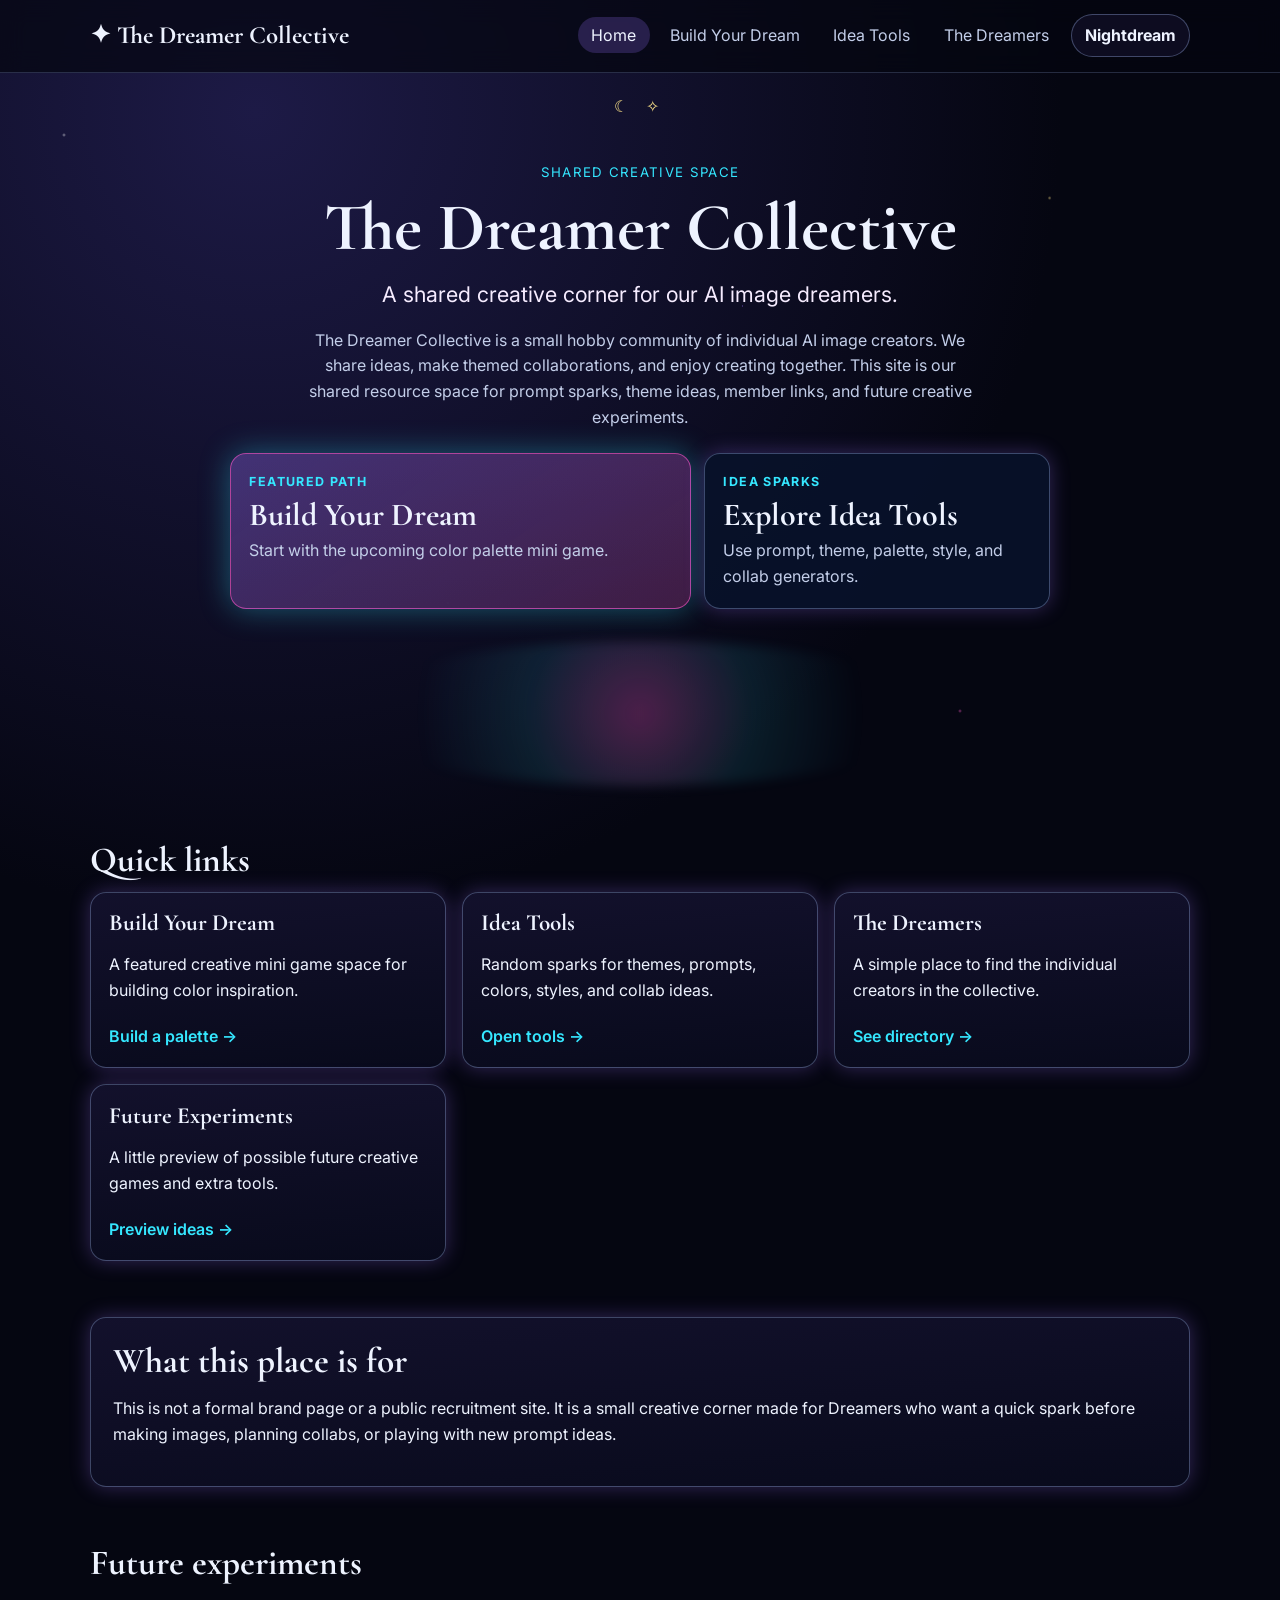
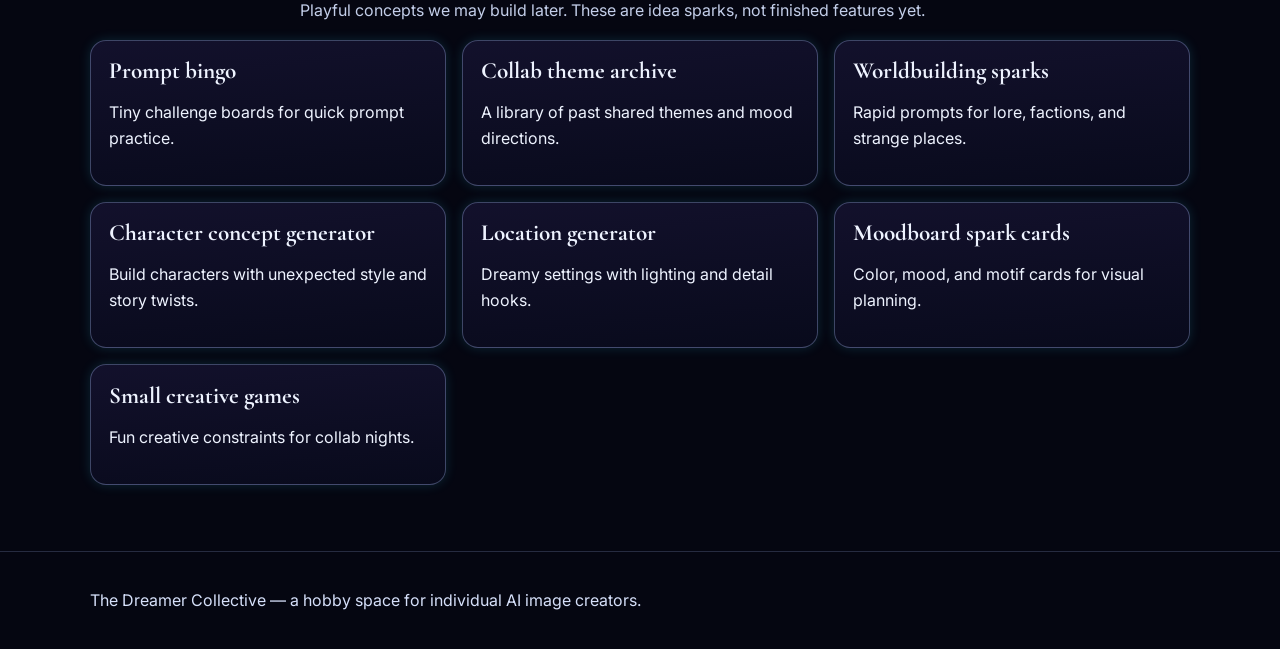
<file: index.html>
<!DOCTYPE html>
<html lang="en">
<head>
  <meta charset="UTF-8">
  <meta name="viewport" content="width=device-width, initial-scale=1.0">
  <title>The Dreamer Collective | Home</title>
  <meta name="description" content="A shared creative corner for our AI image dreamers.">
  <link rel="preconnect" href="https://fonts.googleapis.com">
  <link rel="preconnect" href="https://fonts.gstatic.com" crossorigin>
  <link href="https://fonts.googleapis.com/css2?family=Cormorant+Garamond:wght@500;600;700&family=Inter:wght@400;500;600;700&display=swap" rel="stylesheet">
  <link rel="stylesheet" href="styles.css">
</head>
<body>
  <a class="skip-link" href="#main-content">Skip to content</a>
  <div class="starfield" aria-hidden="true"></div>

  <header class="site-header">
    <nav class="nav container" aria-label="Main navigation">
      <a class="brand" href="index.html">✦ The Dreamer Collective</a>
      <div class="nav-actions">
        <ul id="nav-links" class="nav-links">
          <li><a class="active" href="index.html">Home</a></li>
          <li><a href="/build-your-dream/">Build Your Dream</a></li>
          <li><a href="tools.html">Idea Tools</a></li>
          <li><a href="dreamers.html">The Dreamers</a></li>
        </ul>
        <button class="theme-toggle" type="button" aria-label="Switch to Daydream theme" aria-pressed="false">Nightdream</button>
        <button class="menu-toggle" type="button" aria-expanded="false" aria-controls="nav-links">Menu</button>
      </div>
    </nav>
  </header>

  <main id="main-content">
    <section class="hero container" aria-labelledby="hero-title">
      <p class="eyebrow">Shared creative space</p>
      <h1 id="hero-title">The Dreamer Collective</h1>
      <p class="tagline">A shared creative corner for our AI image dreamers.</p>
      <p class="hero-text">The Dreamer Collective is a small hobby community of individual AI image creators. We share ideas, make themed collaborations, and enjoy creating together. This site is our shared resource space for prompt sparks, theme ideas, member links, and future creative experiments.</p>
      <div class="hero-actions hero-choice-grid" aria-label="Creative paths">
        <a class="choice-card choice-card-featured" href="/build-your-dream">
          <span class="choice-kicker">Featured path</span>
          <strong>Build Your Dream</strong>
          <span>Start with the upcoming color palette mini game.</span>
        </a>
        <a class="choice-card choice-card-secondary" href="tools.html">
          <span class="choice-kicker">Idea sparks</span>
          <strong>Explore Idea Tools</strong>
          <span>Use prompt, theme, palette, style, and collab generators.</span>
        </a>
      </div>
      <div class="hero-glow" aria-hidden="true"></div>
    </section>

    <section class="container section" aria-labelledby="quick-links-title">
      <h2 id="quick-links-title">Quick links</h2>
      <div class="grid cards-3">
        <article class="card">
          <h3>Build Your Dream</h3>
          <p>A featured creative mini game space for building color inspiration.</p>
          <a class="inline-link" href="/build-your-dream">Build a palette <span aria-hidden="true">→</span></a>
        </article>
        <article class="card">
          <h3>Idea Tools</h3>
          <p>Random sparks for themes, prompts, colors, styles, and collab ideas.</p>
          <a class="inline-link" href="tools.html">Open tools <span aria-hidden="true">→</span></a>
        </article>
        <article class="card">
          <h3>The Dreamers</h3>
          <p>A simple place to find the individual creators in the collective.</p>
          <a class="inline-link" href="dreamers.html">See directory <span aria-hidden="true">→</span></a>
        </article>
        <article class="card">
          <h3>Future Experiments</h3>
          <p>A little preview of possible future creative games and extra tools.</p>
          <a class="inline-link" href="#future-experiments">Preview ideas <span aria-hidden="true">→</span></a>
        </article>
      </div>
    </section>

    <section class="container section" aria-labelledby="purpose-title">
      <article class="card card-wide">
        <h2 id="purpose-title">What this place is for</h2>
        <p>This is not a formal brand page or a public recruitment site. It is a small creative corner made for Dreamers who want a quick spark before making images, planning collabs, or playing with new prompt ideas.</p>
      </article>
    </section>

    <section id="future-experiments" class="container section" aria-labelledby="future-title">
      <h2 id="future-title">Future experiments</h2>
      <p class="section-intro">Playful concepts we may build later. These are idea sparks, not finished features yet.</p>
      <div class="grid cards-3">
        <article class="card subtle"><h3>Prompt bingo</h3><p>Tiny challenge boards for quick prompt practice.</p></article>
        <article class="card subtle"><h3>Collab theme archive</h3><p>A library of past shared themes and mood directions.</p></article>
        <article class="card subtle"><h3>Worldbuilding sparks</h3><p>Rapid prompts for lore, factions, and strange places.</p></article>
        <article class="card subtle"><h3>Character concept generator</h3><p>Build characters with unexpected style and story twists.</p></article>
        <article class="card subtle"><h3>Location generator</h3><p>Dreamy settings with lighting and detail hooks.</p></article>
        <article class="card subtle"><h3>Moodboard spark cards</h3><p>Color, mood, and motif cards for visual planning.</p></article>
        <article class="card subtle"><h3>Small creative games</h3><p>Fun creative constraints for collab nights.</p></article>
      </div>
    </section>
  </main>

  <footer class="site-footer">
    <div class="container">
      <p>The Dreamer Collective — a hobby space for individual AI image creators.</p>
    </div>
  </footer>

  <script src="script.js"></script>
</body>
</html>
</file>
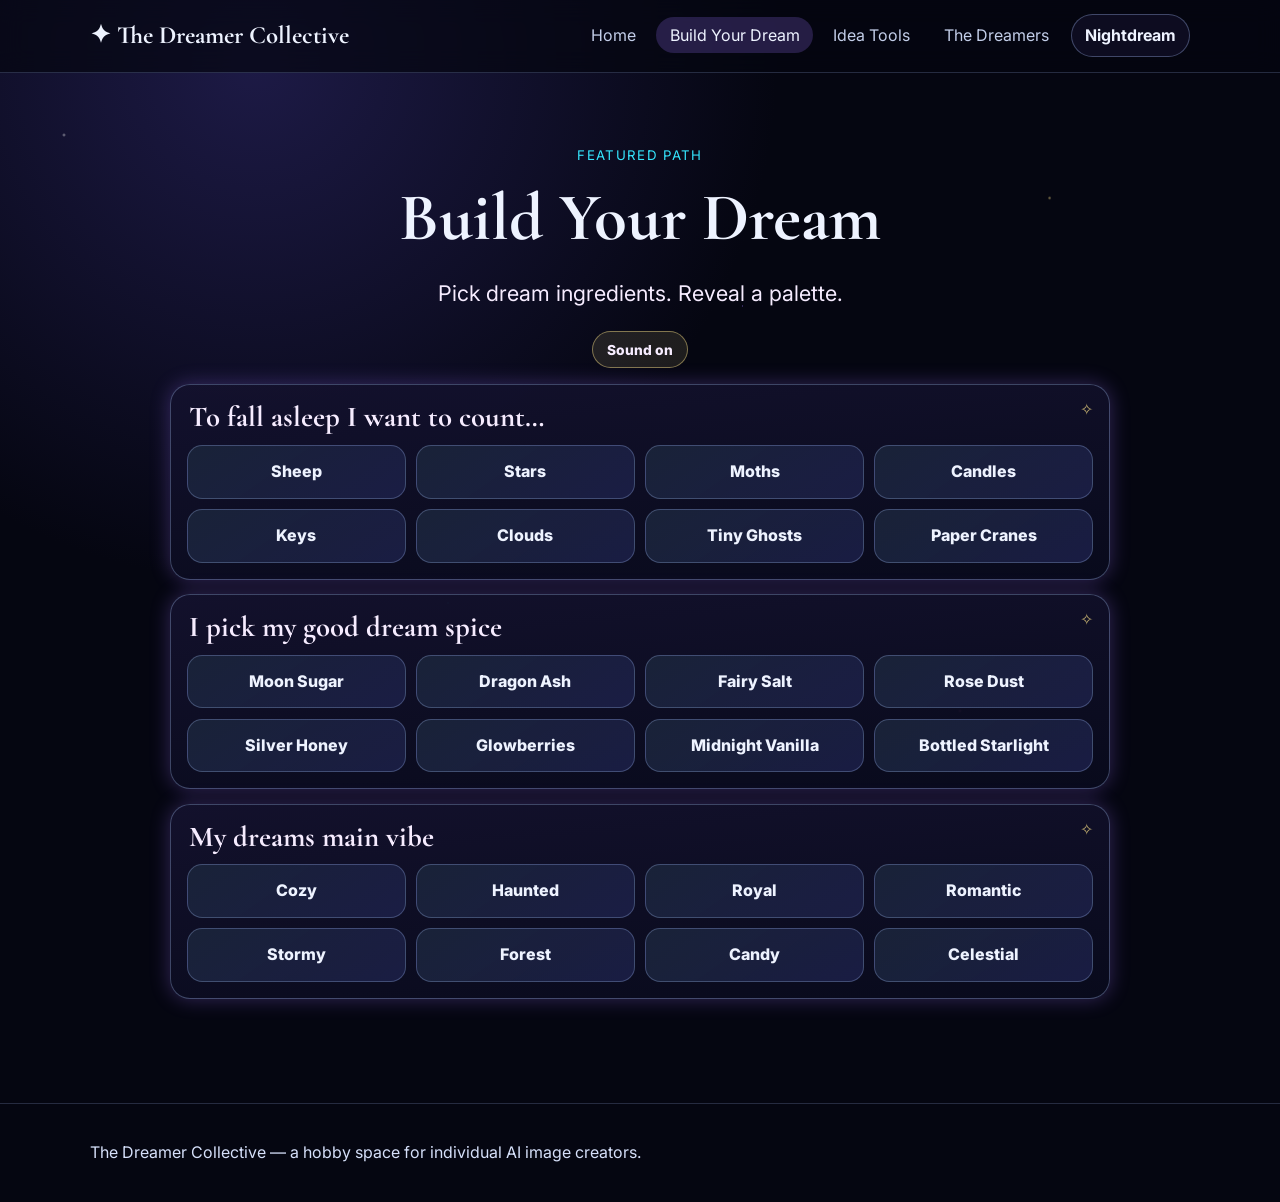
<file: build-your-dream/index.html>
<!DOCTYPE html>
<html lang="en">
<head>
  <meta charset="UTF-8">
  <meta name="viewport" content="width=device-width, initial-scale=1.0">
  <title>The Dreamer Collective | Build Your Dream</title>
  <meta name="description" content="Build a dream from magical ingredients and reveal a 3-color named palette.">
  <link rel="preconnect" href="https://fonts.googleapis.com">
  <link rel="preconnect" href="https://fonts.gstatic.com" crossorigin>
  <link href="https://fonts.googleapis.com/css2?family=Cormorant+Garamond:wght@500;600;700&family=Inter:wght@400;500;600;700&display=swap" rel="stylesheet">
  <link rel="stylesheet" href="../styles.css">
</head>
<body>
  <a class="skip-link" href="#main-content">Skip to content</a>
  <div class="starfield" aria-hidden="true"></div>

  <header class="site-header">
    <nav class="nav container" aria-label="Main navigation">
      <a class="brand" href="../index.html">✦ The Dreamer Collective</a>
      <div class="nav-actions">
        <ul id="nav-links" class="nav-links">
          <li><a href="../index.html">Home</a></li>
          <li><a class="active" href="../build-your-dream/">Build Your Dream</a></li>
          <li><a href="../tools.html">Idea Tools</a></li>
          <li><a href="../dreamers.html">The Dreamers</a></li>
        </ul>
        <button class="theme-toggle" type="button" aria-label="Switch to Daydream theme" aria-pressed="false">Nightdream</button>
        <button class="menu-toggle" type="button" aria-expanded="false" aria-controls="nav-links">Menu</button>
      </div>
    </nav>
  </header>

  <main id="main-content" class="container build-dream-page" aria-labelledby="build-title">
    <section class="build-dream-hero" aria-label="Build Your Dream introduction">
      <p class="eyebrow">Featured path</p>
      <h1 id="build-title">Build Your Dream</h1>
      <p class="tagline">Pick dream ingredients. Reveal a palette.</p>
      <button id="sound-toggle" class="sound-toggle" type="button" aria-pressed="true">Sound on</button>
    </section>

    <section class="dream-builder" aria-label="Dream ingredient picker">
      <form id="dream-builder-form" class="ingredient-stack">
        <fieldset class="ingredient-section" data-section="count">
          <legend>To fall asleep I want to count…</legend>
          <div class="ingredient-grid">
            <button class="ingredient-card" type="button" data-section="count" data-ingredient="Sheep">Sheep</button>
            <button class="ingredient-card" type="button" data-section="count" data-ingredient="Stars">Stars</button>
            <button class="ingredient-card" type="button" data-section="count" data-ingredient="Moths">Moths</button>
            <button class="ingredient-card" type="button" data-section="count" data-ingredient="Candles">Candles</button>
            <button class="ingredient-card" type="button" data-section="count" data-ingredient="Keys">Keys</button>
            <button class="ingredient-card" type="button" data-section="count" data-ingredient="Clouds">Clouds</button>
            <button class="ingredient-card" type="button" data-section="count" data-ingredient="Tiny Ghosts">Tiny Ghosts</button>
            <button class="ingredient-card" type="button" data-section="count" data-ingredient="Paper Cranes">Paper Cranes</button>
          </div>
        </fieldset>

        <fieldset class="ingredient-section" data-section="spice">
          <legend>I pick my good dream spice</legend>
          <div class="ingredient-grid">
            <button class="ingredient-card" type="button" data-section="spice" data-ingredient="Moon Sugar">Moon Sugar</button>
            <button class="ingredient-card" type="button" data-section="spice" data-ingredient="Dragon Ash">Dragon Ash</button>
            <button class="ingredient-card" type="button" data-section="spice" data-ingredient="Fairy Salt">Fairy Salt</button>
            <button class="ingredient-card" type="button" data-section="spice" data-ingredient="Rose Dust">Rose Dust</button>
            <button class="ingredient-card" type="button" data-section="spice" data-ingredient="Silver Honey">Silver Honey</button>
            <button class="ingredient-card" type="button" data-section="spice" data-ingredient="Glowberries">Glowberries</button>
            <button class="ingredient-card" type="button" data-section="spice" data-ingredient="Midnight Vanilla">Midnight Vanilla</button>
            <button class="ingredient-card" type="button" data-section="spice" data-ingredient="Bottled Starlight">Bottled Starlight</button>
          </div>
        </fieldset>

        <fieldset class="ingredient-section" data-section="vibe">
          <legend>My dreams main vibe</legend>
          <div class="ingredient-grid">
            <button class="ingredient-card" type="button" data-section="vibe" data-ingredient="Cozy">Cozy</button>
            <button class="ingredient-card" type="button" data-section="vibe" data-ingredient="Haunted">Haunted</button>
            <button class="ingredient-card" type="button" data-section="vibe" data-ingredient="Royal">Royal</button>
            <button class="ingredient-card" type="button" data-section="vibe" data-ingredient="Romantic">Romantic</button>
            <button class="ingredient-card" type="button" data-section="vibe" data-ingredient="Stormy">Stormy</button>
            <button class="ingredient-card" type="button" data-section="vibe" data-ingredient="Forest">Forest</button>
            <button class="ingredient-card" type="button" data-section="vibe" data-ingredient="Candy">Candy</button>
            <button class="ingredient-card" type="button" data-section="vibe" data-ingredient="Celestial">Celestial</button>
          </div>
        </fieldset>
      </form>

      <section id="dream-palette" class="dream-palette" aria-labelledby="palette-title" hidden>
        <div class="palette-topline">
          <div>
            <p class="eyebrow">Generated palette</p>
            <h2 id="palette-title">Your dream colors</h2>
          </div>
          <div class="palette-actions">
            <button id="reroll-palette" class="button button-primary" type="button">Reroll palette</button>
            <button id="clear-dream" class="button button-secondary" type="button">Clear dream</button>
          </div>
        </div>

        <div id="selected-ingredients" class="selected-ingredients" aria-live="polite"></div>

        <div class="palette-card-grid" aria-label="Generated named color palette">
          <article class="palette-card" style="--palette-color: #191970; --palette-text: #F8F0FF;">
            <button class="card-reroll" type="button" aria-label="Reroll base color">↻</button>
            <span class="palette-chip" aria-hidden="true"></span>
            <button class="palette-copy palette-copy-name" type="button" data-copy-kind="name">Midnight Blue</button>
            <button class="palette-copy palette-copy-hex" type="button" data-copy-kind="hex">#191970</button>
          </article>
          <article class="palette-card" style="--palette-color: #FFE4E1; --palette-text: #2A0D24;">
            <button class="card-reroll" type="button" aria-label="Reroll soft/support color">↻</button>
            <span class="palette-chip" aria-hidden="true"></span>
            <button class="palette-copy palette-copy-name" type="button" data-copy-kind="name">Misty Rose</button>
            <button class="palette-copy palette-copy-hex" type="button" data-copy-kind="hex">#FFE4E1</button>
          </article>
          <article class="palette-card" style="--palette-color: #9370DB; --palette-text: #140A2A;">
            <button class="card-reroll" type="button" aria-label="Reroll accent color">↻</button>
            <span class="palette-chip" aria-hidden="true"></span>
            <button class="palette-copy palette-copy-name" type="button" data-copy-kind="name">Medium Purple</button>
            <button class="palette-copy palette-copy-hex" type="button" data-copy-kind="hex">#9370DB</button>
          </article>
        </div>
        <p id="copy-status" class="copy-status" role="status" aria-live="polite"></p>
      </section>
    </section>
  </main>

  <footer class="site-footer">
    <div class="container">
      <p>The Dreamer Collective — a hobby space for individual AI image creators.</p>
    </div>
  </footer>

  <script src="named-colors.js"></script>
  <script src="../script.js"></script>
</body>
</html>
</file>
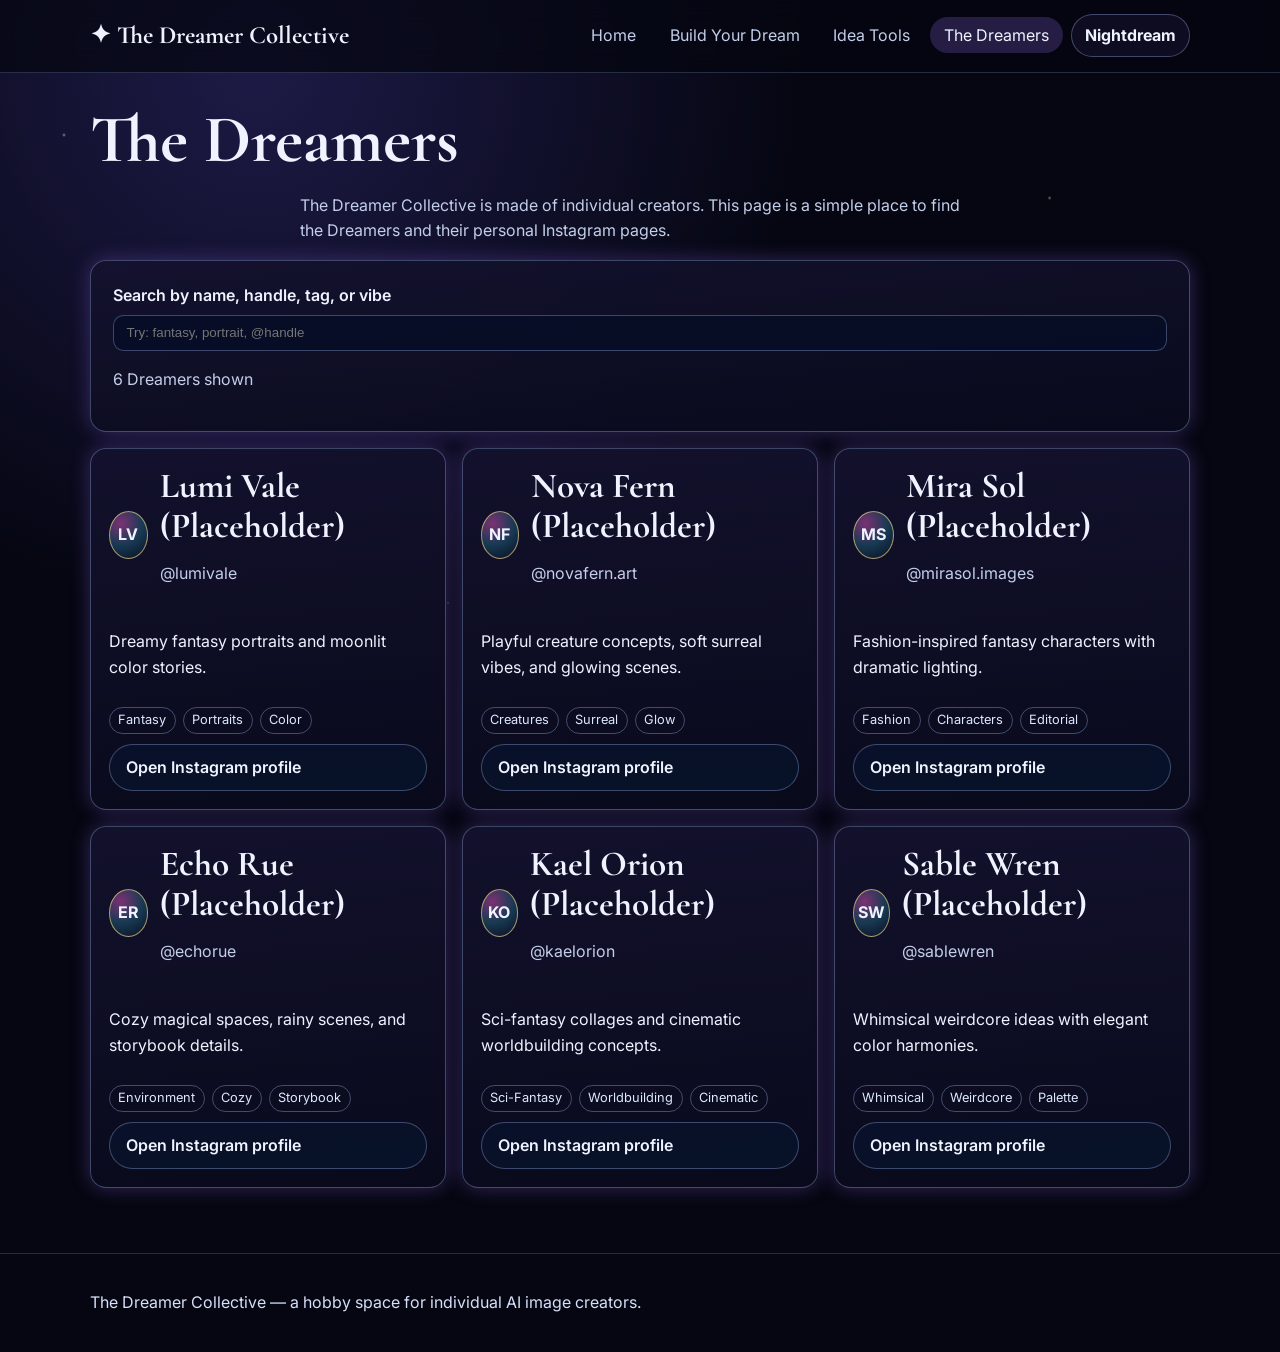
<file: dreamers.html>
<!DOCTYPE html>
<html lang="en">
<head>
  <meta charset="UTF-8">
  <meta name="viewport" content="width=device-width, initial-scale=1.0">
  <title>The Dreamer Collective | The Dreamers</title>
  <meta name="description" content="A simple creator directory for the Dreamer Collective.">
  <link rel="preconnect" href="https://fonts.googleapis.com">
  <link rel="preconnect" href="https://fonts.gstatic.com" crossorigin>
  <link href="https://fonts.googleapis.com/css2?family=Cormorant+Garamond:wght@500;600;700&family=Inter:wght@400;500;600;700&display=swap" rel="stylesheet">
  <link rel="stylesheet" href="styles.css">
</head>
<body>
  <a class="skip-link" href="#main-content">Skip to content</a>
  <div class="starfield" aria-hidden="true"></div>

  <header class="site-header">
    <nav class="nav container" aria-label="Main navigation">
      <a class="brand" href="index.html">✦ The Dreamer Collective</a>
      <div class="nav-actions">
        <ul id="nav-links" class="nav-links">
          <li><a href="index.html">Home</a></li>
          <li><a href="/build-your-dream/">Build Your Dream</a></li>
          <li><a href="tools.html">Idea Tools</a></li>
          <li><a class="active" href="dreamers.html">The Dreamers</a></li>
        </ul>
        <button class="theme-toggle" type="button" aria-label="Switch to Daydream theme" aria-pressed="false">Nightdream</button>
        <button class="menu-toggle" type="button" aria-expanded="false" aria-controls="nav-links">Menu</button>
      </div>
    </nav>
  </header>

  <main id="main-content" class="container section" aria-labelledby="dreamers-title">
    <h1 id="dreamers-title">The Dreamers</h1>
    <p class="section-intro">The Dreamer Collective is made of individual creators. This page is a simple place to find the Dreamers and their personal Instagram pages.</p>

    <section class="card card-wide filter-bar" aria-label="Search dreamers">
      <label for="dreamer-search">Search by name, handle, tag, or vibe</label>
      <input id="dreamer-search" type="search" placeholder="Try: fantasy, portrait, @handle" autocomplete="off">
      <p id="dreamer-count" class="muted">Loading Dreamers...</p>
    </section>

    <section>
      <div id="dreamers-grid" class="grid cards-3" aria-live="polite"></div>
    </section>
  </main>

  <footer class="site-footer">
    <div class="container">
      <p>The Dreamer Collective — a hobby space for individual AI image creators.</p>
    </div>
  </footer>

  <script src="script.js"></script>
</body>
</html>
</file>
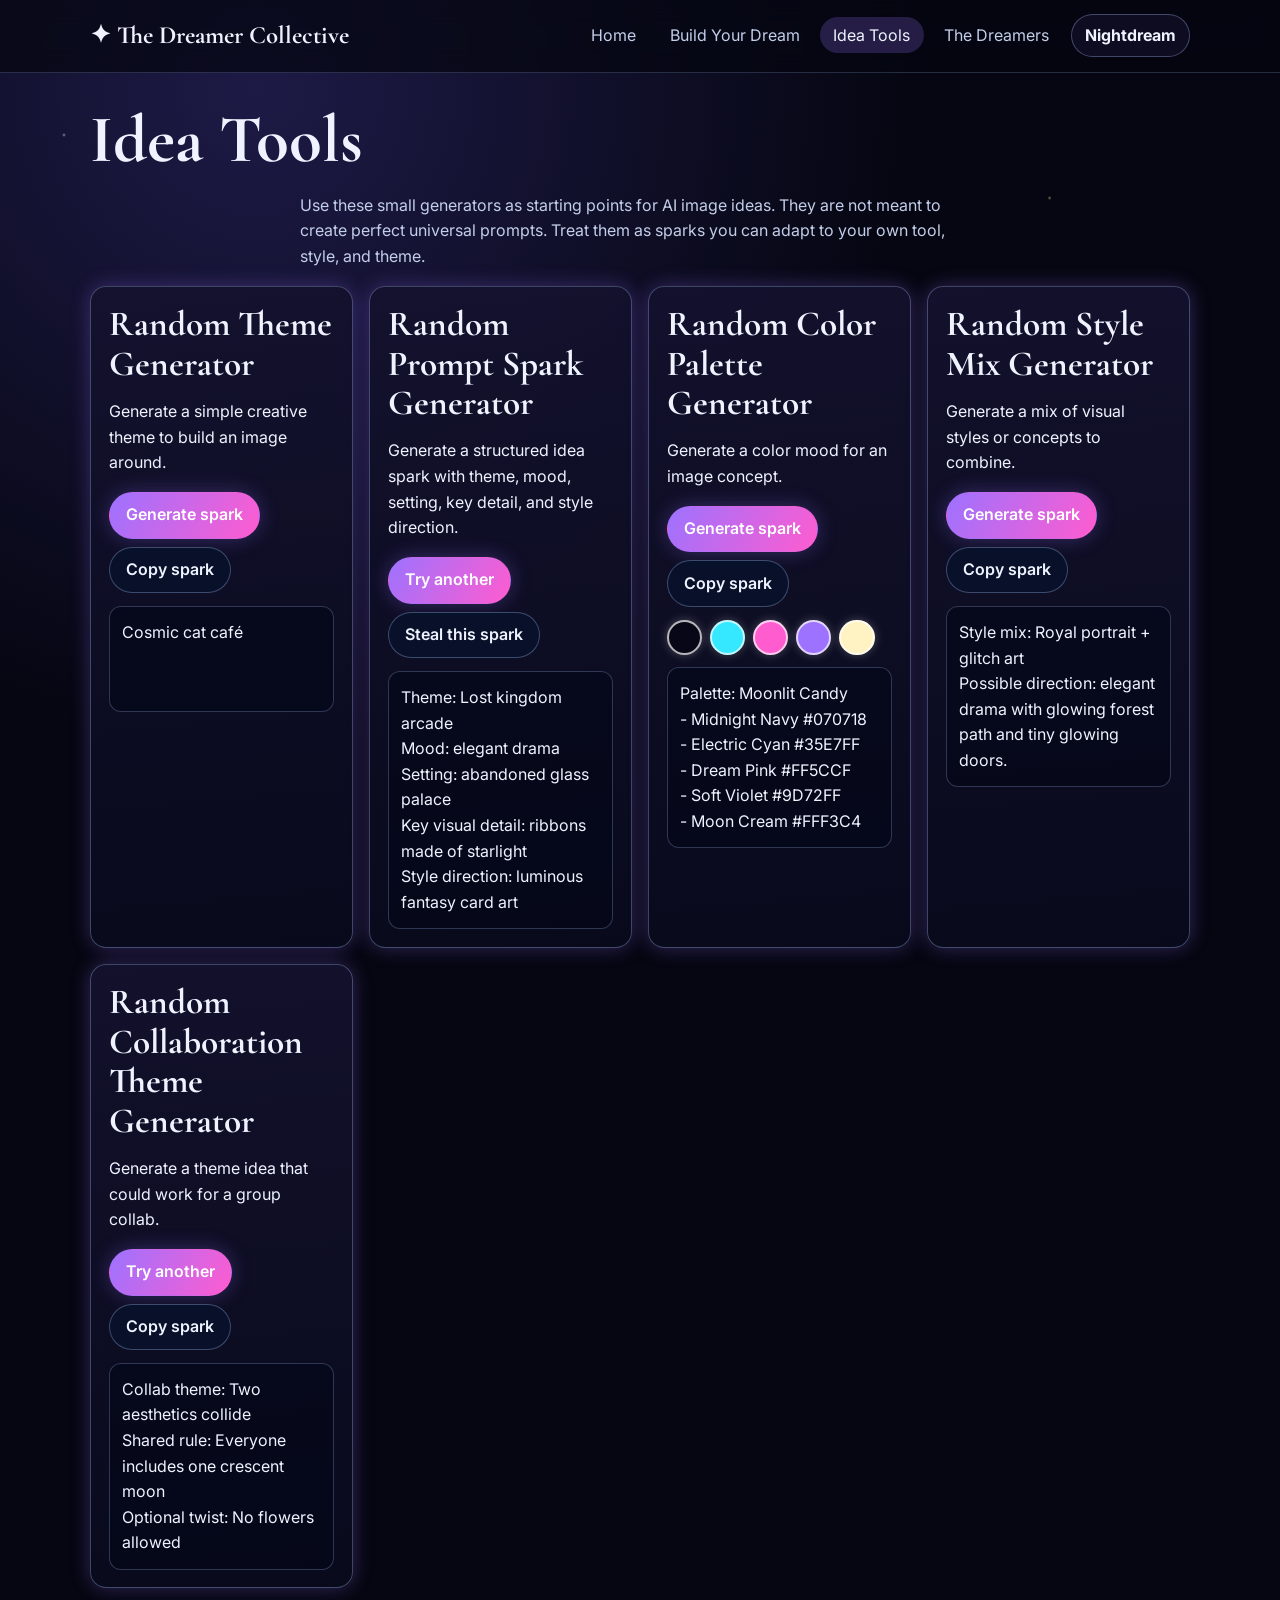
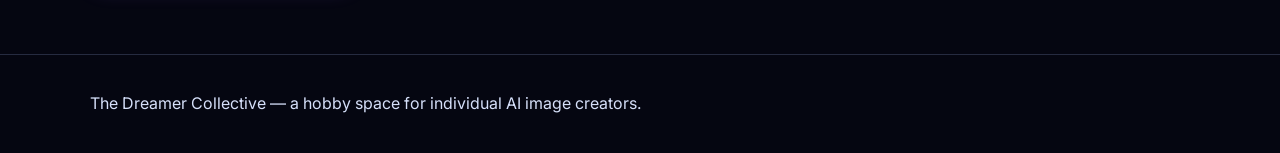
<file: tools.html>
<!DOCTYPE html>
<html lang="en">
<head>
  <meta charset="UTF-8">
  <meta name="viewport" content="width=device-width, initial-scale=1.0">
  <title>The Dreamer Collective | Idea Tools</title>
  <meta name="description" content="Creative prompt sparks and random generators for Dreamers.">
  <link rel="preconnect" href="https://fonts.googleapis.com">
  <link rel="preconnect" href="https://fonts.gstatic.com" crossorigin>
  <link href="https://fonts.googleapis.com/css2?family=Cormorant+Garamond:wght@500;600;700&family=Inter:wght@400;500;600;700&display=swap" rel="stylesheet">
  <link rel="stylesheet" href="styles.css">
</head>
<body>
  <a class="skip-link" href="#main-content">Skip to content</a>
  <div class="starfield" aria-hidden="true"></div>

  <header class="site-header">
    <nav class="nav container" aria-label="Main navigation">
      <a class="brand" href="index.html">✦ The Dreamer Collective</a>
      <div class="nav-actions">
        <ul id="nav-links" class="nav-links">
          <li><a href="index.html">Home</a></li>
          <li><a href="/build-your-dream/">Build Your Dream</a></li>
          <li><a class="active" href="tools.html">Idea Tools</a></li>
          <li><a href="dreamers.html">The Dreamers</a></li>
        </ul>
        <button class="theme-toggle" type="button" aria-label="Switch to Daydream theme" aria-pressed="false">Nightdream</button>
        <button class="menu-toggle" type="button" aria-expanded="false" aria-controls="nav-links">Menu</button>
      </div>
    </nav>
  </header>

  <main id="main-content" class="container section" aria-labelledby="tools-title">
    <h1 id="tools-title">Idea Tools</h1>
    <p class="section-intro">Use these small generators as starting points for AI image ideas. They are not meant to create perfect universal prompts. Treat them as sparks you can adapt to your own tool, style, and theme.</p>

    <section class="tool-grid" aria-label="Creative idea generators">
      <article class="tool-card" data-tool="theme">
        <h2>Random Theme Generator</h2>
        <p>Generate a simple creative theme to build an image around.</p>
        <div class="button-row">
          <button class="button button-primary generate-btn" data-action="theme">Generate spark</button>
          <button class="button button-secondary copy-btn" data-copy-target="theme-output">Copy spark</button>
        </div>
        <pre id="theme-output" class="result-card" aria-live="polite">Tap “Generate spark” to begin.</pre>
      </article>

      <article class="tool-card" data-tool="prompt-spark">
        <h2>Random Prompt Spark Generator</h2>
        <p>Generate a structured idea spark with theme, mood, setting, key detail, and style direction.</p>
        <div class="button-row">
          <button class="button button-primary generate-btn" data-action="prompt">Try another</button>
          <button class="button button-secondary copy-btn" data-copy-target="prompt-output">Steal this spark</button>
        </div>
        <pre id="prompt-output" class="result-card" aria-live="polite">Theme:
Mood:
Setting:
Key visual detail:
Style direction:</pre>
      </article>

      <article class="tool-card" data-tool="palette">
        <h2>Random Color Palette Generator</h2>
        <p>Generate a color mood for an image concept.</p>
        <div class="button-row">
          <button class="button button-primary generate-btn" data-action="palette">Generate spark</button>
          <button class="button button-secondary copy-btn" data-copy-target="palette-output">Copy spark</button>
        </div>
        <div id="palette-swatches" class="swatch-row" aria-label="Generated palette swatches"></div>
        <pre id="palette-output" class="result-card" aria-live="polite">Palette:
Colors:</pre>
      </article>

      <article class="tool-card" data-tool="style-mix">
        <h2>Random Style Mix Generator</h2>
        <p>Generate a mix of visual styles or concepts to combine.</p>
        <div class="button-row">
          <button class="button button-primary generate-btn" data-action="style">Generate spark</button>
          <button class="button button-secondary copy-btn" data-copy-target="style-output">Copy spark</button>
        </div>
        <pre id="style-output" class="result-card" aria-live="polite">Style mix:
Possible direction:</pre>
      </article>

      <article class="tool-card" data-tool="collab">
        <h2>Random Collaboration Theme Generator</h2>
        <p>Generate a theme idea that could work for a group collab.</p>
        <div class="button-row">
          <button class="button button-primary generate-btn" data-action="collab">Try another</button>
          <button class="button button-secondary copy-btn" data-copy-target="collab-output">Copy spark</button>
        </div>
        <pre id="collab-output" class="result-card" aria-live="polite">Collab theme:
Shared rule:
Optional twist:</pre>
      </article>
    </section>
  </main>

  <footer class="site-footer">
    <div class="container">
      <p>The Dreamer Collective — a hobby space for individual AI image creators.</p>
    </div>
  </footer>

  <script src="script.js"></script>
</body>
</html>
</file>
<file: styles.css>
:root {
  --bg: #050611;
  --bg-soft: #0a0e25;
  --surface: rgba(16, 15, 37, 0.85);
  --surface-strong: rgba(14, 13, 33, 0.95);
  --text: #eef3ff;
  --text-muted: #c3cee9;
  --text-bright: #f6ecff;
  --accent-pink: #ff5ccf;
  --accent-violet: #9d72ff;
  --accent-cyan: #35e7ff;
  --accent-blue: #4f82ff;
  --accent-gold: #ffe58a;
  --border: rgba(170, 196, 255, 0.32);
  --header-bg: rgba(5, 6, 17, 0.7);
  --header-border: rgba(170, 196, 255, 0.2);
  --nav-hover-bg: rgba(157, 114, 255, 0.22);
  --card-bg: linear-gradient(175deg, rgba(20, 18, 46, 0.93), rgba(9, 11, 29, 0.92));
  --button-secondary-bg: rgba(8, 18, 43, 0.9);
  --result-bg: rgba(5, 8, 25, 0.72);
  --input-bg: rgba(7, 14, 39, 0.92);
  --footer-text: #d6e0fa;
  --tag-text: #dce8ff;
  --primary-button-text: #ffffff;
  --star-opacity: 0.8;
  --body-bg: radial-gradient(circle at 20% 5%, #1d1a46 0%, var(--bg) 34%),
             radial-gradient(circle at 90% 20%, rgba(255, 92, 207, 0.12) 0%, transparent 30%),
             var(--bg);
  --hero-glow-bg: radial-gradient(circle, rgba(255, 92, 207, 0.28), rgba(53, 231, 255, 0.1), transparent 70%);
  --avatar-bg: radial-gradient(circle at 30% 25%, rgba(255, 92, 207, 0.45), rgba(53, 231, 255, 0.2), rgba(11, 13, 35, 0.95));
  --glow-soft: 0 0 20px rgba(157, 114, 255, 0.3);
  --glow-strong: 0 0 30px rgba(53, 231, 255, 0.35);
  --radius: 1rem;
  --radius-pill: 999px;
  --max-width: 1100px;
  --focus: 2px solid var(--accent-cyan);
}

html[data-theme="daydream"] {
  --bg: #fff7e8;
  --bg-soft: #f6e7ff;
  --surface: rgba(255, 251, 244, 0.88);
  --surface-strong: rgba(255, 249, 239, 0.97);
  --text: #261b3d;
  --text-muted: #665d77;
  --text-bright: #3a245c;
  --accent-pink: #d83b93;
  --accent-violet: #7c4bd8;
  --accent-cyan: #007f9e;
  --accent-blue: #2f67cc;
  --accent-gold: #9a6b00;
  --border: rgba(124, 75, 216, 0.28);
  --header-bg: rgba(255, 249, 239, 0.78);
  --header-border: rgba(124, 75, 216, 0.18);
  --nav-hover-bg: rgba(216, 59, 147, 0.13);
  --card-bg: linear-gradient(175deg, rgba(255, 252, 246, 0.95), rgba(246, 231, 255, 0.9));
  --button-secondary-bg: rgba(255, 255, 255, 0.82);
  --result-bg: rgba(255, 255, 255, 0.78);
  --input-bg: rgba(255, 255, 255, 0.88);
  --footer-text: #665d77;
  --tag-text: #49366b;
  --primary-button-text: #ffffff;
  --star-opacity: 0.45;
  --body-bg: radial-gradient(circle at 20% 5%, #ffe7f5 0%, var(--bg) 38%),
             radial-gradient(circle at 90% 20%, rgba(53, 231, 255, 0.18) 0%, transparent 30%),
             var(--bg);
  --hero-glow-bg: radial-gradient(circle, rgba(255, 92, 207, 0.18), rgba(53, 231, 255, 0.18), transparent 70%);
  --avatar-bg: radial-gradient(circle at 30% 25%, rgba(255, 92, 207, 0.3), rgba(53, 231, 255, 0.24), rgba(255, 247, 232, 0.96));
  --glow-soft: 0 0 18px rgba(124, 75, 216, 0.18);
  --glow-strong: 0 0 28px rgba(0, 127, 158, 0.24);
}

* { box-sizing: border-box; }

html, body { margin: 0; padding: 0; }

body {
  font-family: "Inter", sans-serif;
  color: var(--text);
  background: var(--body-bg);
  min-height: 100vh;
  line-height: 1.6;
}

a { color: inherit; }

.container {
  width: min(var(--max-width), calc(100% - 2rem));
  margin-inline: auto;
}

.skip-link {
  position: absolute;
  left: -9999px;
  top: auto;
}

.skip-link:focus {
  left: 1rem;
  top: 1rem;
  background: var(--surface-strong);
  color: var(--text);
  padding: 0.5rem 0.75rem;
  border-radius: 0.5rem;
  border: 1px solid var(--border);
}

.starfield {
  position: fixed;
  inset: 0;
  pointer-events: none;
  z-index: -1;
  background-image: radial-gradient(2px 2px at 5% 15%, rgba(255, 255, 255, 0.6), transparent),
                    radial-gradient(2px 2px at 82% 22%, rgba(255, 229, 138, 0.6), transparent),
                    radial-gradient(1px 1px at 58% 34%, rgba(157, 114, 255, 0.8), transparent),
                    radial-gradient(1px 1px at 35% 67%, rgba(53, 231, 255, 0.7), transparent),
                    radial-gradient(2px 2px at 75% 79%, rgba(255, 92, 207, 0.6), transparent);
  opacity: var(--star-opacity);
}

.site-header {
  position: sticky;
  top: 0;
  backdrop-filter: blur(12px);
  background: var(--header-bg);
  border-bottom: 1px solid var(--header-border);
  z-index: 10;
}

.nav {
  display: flex;
  align-items: center;
  justify-content: space-between;
  gap: 1rem;
  padding: 0.9rem 0;
}

.brand {
  font-family: "Cormorant Garamond", serif;
  font-size: 1.55rem;
  font-weight: 700;
  min-width: 0;
  overflow: hidden;
  text-decoration: none;
  text-overflow: ellipsis;
  white-space: nowrap;
}

.nav-actions {
  display: flex;
  align-items: center;
  gap: 0.55rem;
}

.theme-toggle {
  border: 1px solid var(--border);
  border-radius: var(--radius-pill);
  background: var(--surface);
  color: var(--text);
  cursor: pointer;
  font: inherit;
  font-weight: 700;
  padding: 0.48rem 0.8rem;
  transition: background 0.2s, border-color 0.2s, transform 0.2s;
}

.theme-toggle:hover {
  background: var(--nav-hover-bg);
  border-color: var(--accent-cyan);
  transform: translateY(-1px);
}

.nav-links {
  list-style: none;
  display: flex;
  gap: 0.4rem;
  margin: 0;
  padding: 0;
}

.nav-links a {
  text-decoration: none;
  padding: 0.5rem 0.85rem;
  border-radius: var(--radius-pill);
  color: var(--text-muted);
  transition: background 0.2s, color 0.2s;
}

.nav-links a:hover,
.nav-links a.active {
  color: var(--text);
  background: var(--nav-hover-bg);
}

.menu-toggle {
  display: none;
  border: 1px solid var(--border);
  background: var(--surface);
  color: var(--text);
  cursor: pointer;
  padding: 0.45rem 0.75rem;
  border-radius: 0.6rem;
}

.hero {
  position: relative;
  text-align: center;
  padding: clamp(3rem, 7vw, 6rem) 0 2rem;
}

.hero::before {
  content: "☾ ✧";
  position: absolute;
  left: 50%;
  transform: translateX(-50%);
  top: 1.3rem;
  color: var(--accent-gold);
  letter-spacing: 0.45rem;
  font-size: 1rem;
}

.eyebrow {
  color: var(--accent-cyan);
  text-transform: uppercase;
  letter-spacing: 0.1em;
  font-size: 0.83rem;
  margin: 0;
}

h1, h2, h3 {
  font-family: "Cormorant Garamond", serif;
  line-height: 1.12;
  margin: 0 0 0.75rem;
}

h1 {
  font-size: clamp(2.2rem, 6vw, 4.2rem);
  margin-top: 0.4rem;
}

h2 { font-size: clamp(1.6rem, 4vw, 2.2rem); }
h3 { font-size: 1.45rem; }

.tagline {
  font-size: clamp(1.05rem, 2.2vw, 1.35rem);
  color: var(--text-bright);
  margin: 0 auto 0.8rem;
}

.hero-text, .section-intro {
  max-width: 68ch;
  margin-inline: auto;
  color: var(--text-muted);
}

.hero-actions {
  margin-top: 1.4rem;
  display: flex;
  flex-wrap: wrap;
  justify-content: center;
  gap: 0.8rem;
}

.hero-choice-grid {
  display: grid;
  grid-template-columns: 1fr;
  margin-inline: auto;
  max-width: 820px;
}

.choice-card {
  display: flex;
  flex-direction: column;
  gap: 0.35rem;
  min-height: 100%;
  padding: 1.15rem;
  border: 1px solid var(--border);
  border-radius: var(--radius);
  background: var(--card-bg);
  box-shadow: var(--glow-soft);
  color: var(--text);
  text-align: left;
  text-decoration: none;
  transition: transform 0.2s ease, border-color 0.2s ease, box-shadow 0.2s ease;
}

.choice-card:hover {
  transform: translateY(-2px);
  border-color: var(--accent-cyan);
}

.choice-card-featured {
  border-color: rgba(255, 92, 207, 0.58);
  background: linear-gradient(145deg, rgba(157, 114, 255, 0.34), rgba(255, 92, 207, 0.22)), var(--card-bg);
  box-shadow: var(--glow-strong);
}

.choice-card-secondary {
  background: var(--button-secondary-bg);
}

.choice-card strong {
  font-family: "Cormorant Garamond", serif;
  font-size: clamp(1.55rem, 5vw, 2rem);
  line-height: 1.1;
}

.choice-card span:last-child {
  color: var(--text-muted);
}

.choice-kicker {
  color: var(--accent-cyan);
  font-size: 0.78rem;
  font-weight: 700;
  letter-spacing: 0.11em;
  text-transform: uppercase;
}

.hero-glow {
  margin: 2rem auto 0;
  width: min(620px, 92%);
  height: 145px;
  border-radius: 50%;
  background: var(--hero-glow-bg);
  filter: blur(6px);
}

.section { padding: 1.4rem 0 2.1rem; }

.placeholder-page {
  display: grid;
  min-height: calc(100vh - 12rem);
  padding-block: clamp(3rem, 8vw, 6rem);
  place-items: center;
}

.placeholder-card {
  max-width: 760px;
  overflow: hidden;
  text-align: center;
}

.placeholder-card::after {
  content: "";
  position: absolute;
  inset: auto 8% -35% 8%;
  height: 180px;
  border-radius: 50%;
  background: var(--hero-glow-bg);
  filter: blur(8px);
  opacity: 0.8;
  pointer-events: none;
}

.placeholder-card > * {
  position: relative;
  z-index: 1;
}

.grid {
  display: grid;
  gap: 1rem;
}

.cards-3 { grid-template-columns: repeat(3, minmax(0, 1fr)); }

.card, .tool-card {
  position: relative;
  background: var(--card-bg);
  border: 1px solid var(--border);
  border-radius: var(--radius);
  padding: 1.1rem;
  box-shadow: var(--glow-soft);
}

.card.subtle { box-shadow: 0 0 12px rgba(53, 231, 255, 0.15); }
.card-wide { padding: 1.4rem; }

.inline-link {
  display: inline-block;
  margin-top: 0.3rem;
  color: var(--accent-cyan);
  text-decoration: none;
  font-weight: 600;
}

.inline-link:hover { text-decoration: underline; }

.button {
  border: 1px solid transparent;
  border-radius: var(--radius-pill);
  padding: 0.6rem 1rem;
  font: inherit;
  font-weight: 600;
  text-decoration: none;
  cursor: pointer;
  transition: transform 0.2s ease, box-shadow 0.2s ease, border-color 0.2s ease;
}

.button:hover { transform: translateY(-1px); }

.button-primary {
  background: linear-gradient(120deg, var(--accent-violet), var(--accent-pink));
  color: var(--primary-button-text);
  box-shadow: var(--glow-soft);
}

.button-secondary {
  background: var(--button-secondary-bg);
  border-color: var(--border);
  color: var(--text);
}

.button-row {
  display: flex;
  flex-wrap: wrap;
  gap: 0.5rem;
  margin-bottom: 0.8rem;
}

.tool-grid {
  display: grid;
  gap: 1rem;
  grid-template-columns: repeat(auto-fit, minmax(250px, 1fr));
  margin-top: 1rem;
}

.result-card {
  white-space: pre-wrap;
  margin: 0;
  font: inherit;
  color: var(--text);
  background: var(--result-bg);
  border-radius: 0.75rem;
  border: 1px solid rgba(170, 196, 255, 0.25);
  padding: 0.8rem;
  min-height: 6.6rem;
}

.swatch-row {
  display: flex;
  gap: 0.5rem;
  margin-bottom: 0.75rem;
  flex-wrap: wrap;
}

.swatch {
  width: 2.2rem;
  height: 2.2rem;
  border-radius: 50%;
  border: 2px solid rgba(255, 255, 255, 0.7);
  box-shadow: 0 0 10px rgba(255, 255, 255, 0.25);
}

.filter-bar {
  margin-top: 0.8rem;
  margin-bottom: 1rem;
}

.filter-bar label {
  display: block;
  margin-bottom: 0.35rem;
  font-weight: 600;
}

input[type="search"] {
  width: 100%;
  background: var(--input-bg);
  color: var(--text);
  border: 1px solid var(--border);
  border-radius: 0.65rem;
  padding: 0.6rem 0.75rem;
}

.member-card {
  display: flex;
  flex-direction: column;
  gap: 0.65rem;
}

.member-top {
  display: flex;
  align-items: center;
  gap: 0.75rem;
}

.avatar {
  width: 3rem;
  height: 3rem;
  border-radius: 50%;
  border: 1px solid rgba(255, 229, 138, 0.6);
  background: var(--avatar-bg);
  display: grid;
  place-content: center;
  font-weight: 700;
}

.tags {
  display: flex;
  flex-wrap: wrap;
  gap: 0.4rem;
}

.tag {
  font-size: 0.8rem;
  border-radius: var(--radius-pill);
  border: 1px solid rgba(170, 196, 255, 0.35);
  padding: 0.15rem 0.55rem;
  color: var(--tag-text);
}

.muted { color: var(--text-muted); }

.build-dream-page {
  padding-block: clamp(2rem, 6vw, 4.5rem);
}

.build-dream-hero {
  display: grid;
  justify-items: center;
  gap: 0.5rem;
  margin-inline: auto;
  max-width: 760px;
  padding-bottom: 1rem;
  text-align: center;
}

.sound-toggle {
  border: 1px solid rgba(255, 229, 138, 0.44);
  border-radius: var(--radius-pill);
  background: rgba(255, 229, 138, 0.1);
  color: var(--text-bright);
  cursor: pointer;
  font: inherit;
  font-size: 0.86rem;
  font-weight: 800;
  padding: 0.42rem 0.85rem;
  touch-action: manipulation;
  transition: transform 0.18s ease, border-color 0.18s ease, box-shadow 0.18s ease;
}

.sound-toggle:hover,
.sound-toggle:focus-visible {
  border-color: var(--accent-gold);
  box-shadow: 0 0 16px rgba(255, 229, 138, 0.16);
  transform: translateY(-1px);
}

.sound-toggle[aria-pressed="false"] {
  border-color: rgba(170, 196, 255, 0.28);
  background: var(--button-secondary-bg);
  color: var(--text-muted);
}

.dream-builder {
  display: grid;
  gap: 1rem;
  margin-inline: auto;
  max-width: 940px;
}

.ingredient-stack {
  display: grid;
  gap: 0.9rem;
}

.ingredient-section {
  position: relative;
  margin: 0;
  padding: 1rem;
  border: 1px solid var(--border);
  border-radius: calc(var(--radius) + 0.25rem);
  background: var(--card-bg);
  box-shadow: var(--glow-soft);
  overflow: hidden;
}

.ingredient-section::before {
  content: "✧";
  position: absolute;
  right: 1rem;
  top: 0.75rem;
  color: var(--accent-gold);
  opacity: 0.72;
}

.ingredient-section legend {
  float: left;
  width: 100%;
  margin-bottom: 0.75rem;
  color: var(--text-bright);
  font-family: "Cormorant Garamond", serif;
  font-size: clamp(1.35rem, 6vw, 1.8rem);
  font-weight: 700;
  line-height: 1.1;
}

.ingredient-section legend + * { clear: both; }

.ingredient-grid {
  display: grid;
  grid-template-columns: repeat(2, minmax(0, 1fr));
  gap: 0.65rem;
}

.ingredient-card {
  position: relative;
  min-height: 3.35rem;
  border: 1px solid rgba(170, 196, 255, 0.28);
  border-radius: 0.95rem;
  background: linear-gradient(145deg, rgba(255, 255, 255, 0.07), rgba(157, 114, 255, 0.12)), var(--button-secondary-bg);
  color: var(--text);
  cursor: pointer;
  font: inherit;
  font-weight: 800;
  padding: 0.75rem 0.7rem;
  text-align: center;
  touch-action: manipulation;
  transition: transform 0.18s ease, border-color 0.18s ease, box-shadow 0.18s ease, background 0.18s ease;
}

.ingredient-card:hover,
.ingredient-card:focus-visible {
  border-color: var(--accent-cyan);
  box-shadow: 0 0 18px rgba(53, 231, 255, 0.18);
  transform: translateY(-2px) scale(1.01);
}

.ingredient-card:active { transform: translateY(1px) scale(0.98); }

.ingredient-card.is-selected {
  border-color: rgba(255, 229, 138, 0.95);
  background: linear-gradient(135deg, rgba(255, 92, 207, 0.38), rgba(53, 231, 255, 0.24)), var(--surface-strong);
  box-shadow: 0 0 0 1px rgba(255, 229, 138, 0.34), 0 0 22px rgba(255, 229, 138, 0.22), 0 0 30px rgba(255, 92, 207, 0.34), 0 0 42px rgba(53, 231, 255, 0.24);
  color: var(--text-bright);
  animation: selected-shimmer 2.8s ease-in-out infinite;
}

.ingredient-card.is-tapped { animation: ingredient-tap 0.28s ease; }

.ingredient-sparkle {
  position: absolute;
  left: var(--spark-x);
  top: var(--spark-y);
  width: 0.42rem;
  height: 0.42rem;
  border-radius: 50%;
  background: var(--accent-gold);
  box-shadow: 0 0 12px rgba(255, 229, 138, 0.85);
  pointer-events: none;
  transform: translate(-50%, -50%) scale(0);
  animation: ingredient-sparkle 0.72s ease-out forwards;
}

.dream-palette {
  position: relative;
  display: grid;
  gap: 0.9rem;
  padding: 1rem;
  border: 1px solid rgba(255, 92, 207, 0.42);
  border-radius: calc(var(--radius) + 0.35rem);
  background: linear-gradient(160deg, rgba(255, 92, 207, 0.14), rgba(53, 231, 255, 0.08)), var(--card-bg);
  box-shadow: var(--glow-strong);
}

.dream-palette.is-revealing { animation: palette-reveal 0.7s ease both; }

.dream-palette.is-revealing::after {
  content: "";
  position: absolute;
  inset: 0;
  border-radius: inherit;
  background: linear-gradient(110deg, transparent 18%, rgba(255, 255, 255, 0.28), transparent 58%);
  pointer-events: none;
  transform: translateX(-120%);
  animation: palette-shine 0.72s ease both;
}

.dream-palette[hidden] { display: none; }

.palette-topline {
  display: grid;
  gap: 0.8rem;
}

.palette-topline h2 { margin-bottom: 0; }

.palette-actions {
  display: grid;
  gap: 0.55rem;
  grid-template-columns: 1fr;
}

.selected-ingredients {
  display: flex;
  flex-wrap: wrap;
  gap: 0.45rem;
  min-height: 1.7rem;
}

.selected-ingredients span {
  border: 1px solid rgba(255, 229, 138, 0.45);
  border-radius: var(--radius-pill);
  background: rgba(255, 229, 138, 0.1);
  color: var(--tag-text);
  font-size: 0.82rem;
  font-weight: 700;
  padding: 0.22rem 0.6rem;
}

.palette-card-grid {
  display: grid;
  grid-template-columns: 1fr;
  gap: 0.7rem;
}

.palette-card {
  position: relative;
  display: grid;
  align-content: end;
  min-height: 9rem;
  overflow: hidden;
  border: 1px solid rgba(255, 255, 255, 0.42);
  border-radius: 1.05rem;
  background: var(--palette-color);
  color: var(--palette-text);
  padding: 1rem;
  box-shadow: inset 0 -60px 70px rgba(0, 0, 0, 0.16), 0 12px 30px rgba(0, 0, 0, 0.18);
}

.palette-copy {
  position: relative;
  z-index: 1;
  width: fit-content;
  max-width: calc(100% - 3rem);
  border: 0;
  border-radius: 0.42rem;
  background: transparent;
  color: currentColor;
  cursor: pointer;
  font: inherit;
  margin: 0;
  padding: 0.08rem 0.18rem;
  text-align: left;
  touch-action: manipulation;
}

.palette-copy:hover,
.palette-copy:focus-visible {
  background: rgba(255, 255, 255, 0.22);
}

.palette-copy-name {
  font-family: "Inter", sans-serif;
  font-size: 1rem;
  font-weight: 900;
}

.palette-copy-hex {
  font-size: 0.9rem;
  font-weight: 800;
  letter-spacing: 0.06em;
}

.copy-status {
  justify-self: start;
  min-height: 1.2rem;
  margin: 0;
  color: var(--text-bright);
  font-size: 0.84rem;
  font-weight: 800;
  opacity: 0;
  transition: opacity 0.18s ease;
}

.copy-status.is-visible { opacity: 1; }

.palette-card h3,
.palette-card p {
  position: relative;
  z-index: 1;
  margin: 0;
}

.palette-card h3 {
  font-family: "Inter", sans-serif;
  font-size: 1rem;
  font-weight: 900;
}

.palette-card p {
  font-size: 0.9rem;
  font-weight: 800;
  letter-spacing: 0.06em;
}

.palette-chip {
  position: absolute;
  inset: 0;
  background: radial-gradient(circle at 28% 20%, rgba(255, 255, 255, 0.45), transparent 28%), radial-gradient(circle at 78% 10%, rgba(255, 255, 255, 0.22), transparent 18%);
}

.card-reroll {
  position: absolute;
  right: 0.7rem;
  top: 0.7rem;
  z-index: 2;
  display: grid;
  width: 2.35rem;
  height: 2.35rem;
  place-items: center;
  border: 1px solid rgba(255, 255, 255, 0.58);
  border-radius: 50%;
  background: rgba(255, 255, 255, 0.22);
  color: currentColor;
  cursor: pointer;
  font: inherit;
  font-size: 1.1rem;
  font-weight: 900;
  transition: transform 0.18s ease, background 0.18s ease;
}

.card-reroll:hover,
.card-reroll:focus-visible {
  background: rgba(255, 255, 255, 0.34);
  transform: rotate(18deg) scale(1.05);
}

@keyframes selected-shimmer {
  0%, 100% { filter: brightness(1); }
  50% { filter: brightness(1.16); }
}

@keyframes ingredient-tap {
  0% { transform: scale(1); }
  45% { transform: scale(0.96); }
  100% { transform: scale(1); }
}

@keyframes ingredient-sparkle {
  0% { opacity: 0; transform: translate(-50%, -50%) scale(0); }
  32% { opacity: 1; }
  100% { opacity: 0; transform: translate(calc(-50% + var(--spark-dx)), calc(-50% + var(--spark-dy))) scale(1); }
}

@keyframes palette-reveal {
  from { opacity: 0; transform: translateY(0.55rem) scale(0.985); }
  to { opacity: 1; transform: translateY(0) scale(1); }
}

@keyframes palette-shine {
  to { transform: translateX(120%); }
}

@media (min-width: 620px) {
  .ingredient-grid { grid-template-columns: repeat(4, minmax(0, 1fr)); }
  .palette-actions { grid-template-columns: repeat(2, minmax(0, max-content)); }
  .palette-card-grid { grid-template-columns: repeat(3, minmax(0, 1fr)); }
  .palette-topline {
    align-items: end;
    grid-template-columns: 1fr auto;
  }
}

.site-footer {
  border-top: 1px solid var(--header-border);
  margin-top: 2rem;
  padding: 1.25rem 0;
  color: var(--footer-text);
}

:focus-visible {
  outline: var(--focus);
  outline-offset: 2px;
}

@media (max-width: 860px) {
  .cards-3 { grid-template-columns: repeat(2, minmax(0, 1fr)); }
}

@media (min-width: 720px) {
  .hero-choice-grid { grid-template-columns: minmax(0, 1.2fr) minmax(0, 0.9fr); }
}

@media (max-width: 700px) {
  .nav-actions { gap: 0.4rem; }
  .theme-toggle { padding-inline: 0.65rem; }
  .menu-toggle { display: inline-flex; }

  .nav-links {
    position: absolute;
    right: 1rem;
    top: 3.8rem;
    min-width: 220px;
    flex-direction: column;
    background: var(--surface-strong);
    border: 1px solid var(--border);
    border-radius: 0.75rem;
    padding: 0.35rem;
    box-shadow: var(--glow-strong);
    display: none;
  }

  .nav-links.open { display: flex; }
  .cards-3 { grid-template-columns: 1fr; }
}

@media (prefers-reduced-motion: reduce) {
  *, *::before, *::after {
    animation: none !important;
    transition: none !important;
    scroll-behavior: auto !important;
  }
}
</file>
